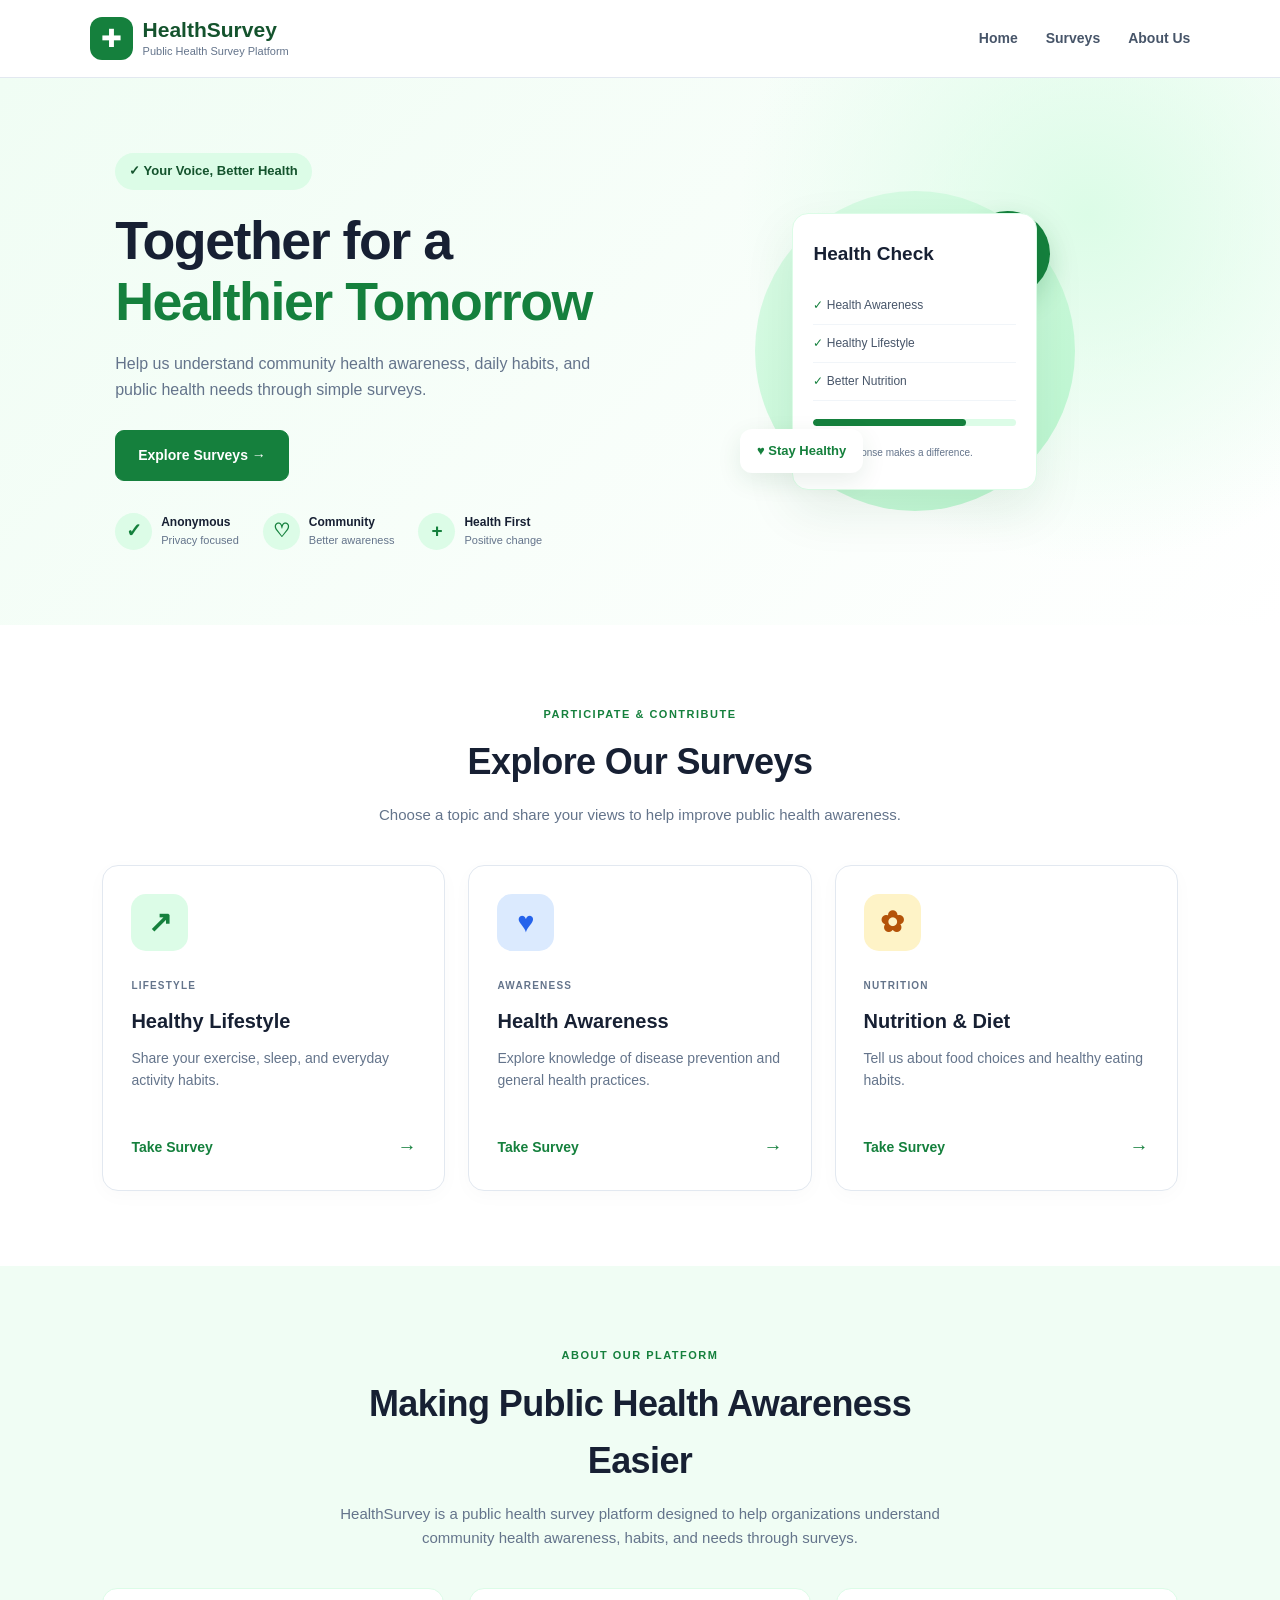
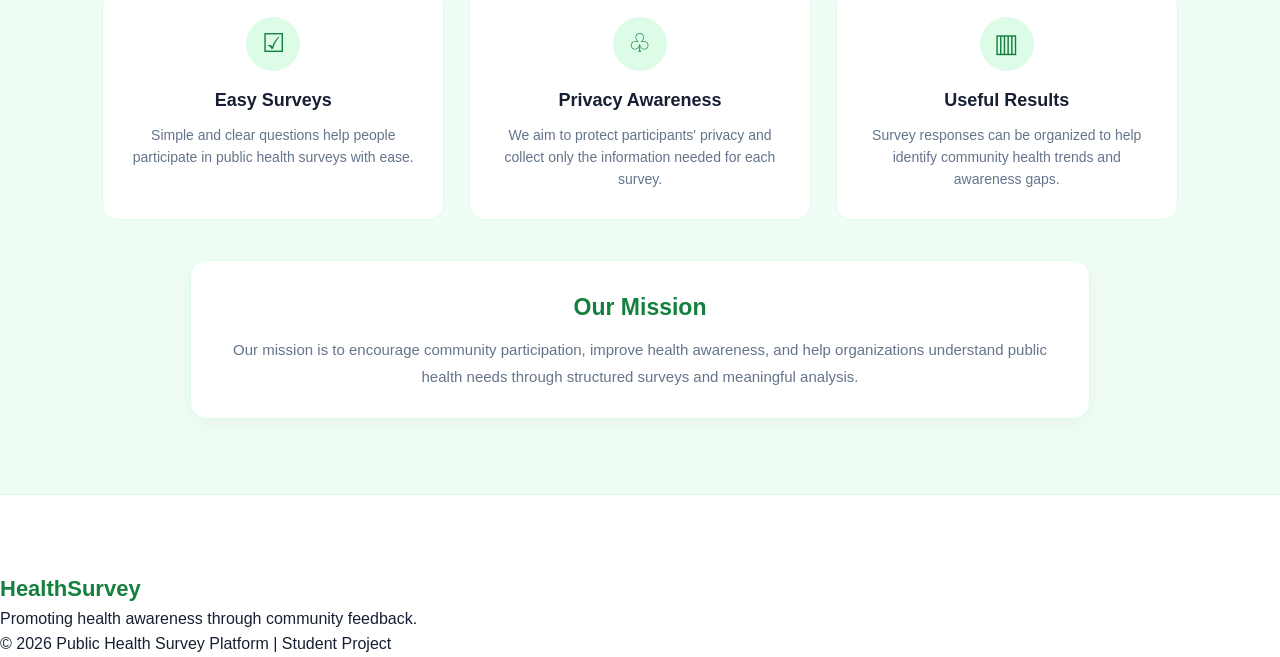
<file: index.html>
<!DOCTYPE html>
<html lang="en">

<head>
    <meta charset="UTF-8">
    <meta name="viewport" content="width=device-width, initial-scale=1.0">
    <title>HealthSurvey | Public Health Platform</title>
    <link rel="icon" type="image/png" href="favicon.png">
    <link rel="stylesheet" href="style.css">
</head>

<body>

    <!-- Navigation -->
    <header class="navbar">
        <a href="#home" class="brand">
            <span class="brand-icon">✚</span>
            <span>
                <strong>HealthSurvey</strong>
                <small>Public Health Survey Platform</small>
            </span>
        </a>

        
<nav class="nav-links">
    <a href="#home">Home</a>
    <a href="#surveys">Surveys</a>
    <a href="#about">About Us</a>
</nav>

    </header>

    <main>
        <!-- Hero Section -->
        <section class="hero" id="home">
            <div class="hero-content">
                <div class="tag">✓ Your Voice, Better Health</div>

                <h1>
                    Together for a
                    <span>Healthier Tomorrow</span>
                </h1>

                <p class="hero-description">
                    Help us understand community health awareness,
                    daily habits, and public health needs through
                    simple surveys.
                </p>

                <div class="hero-actions">
                    <a href="#surveys" class="btn">
                        Explore Surveys →
                    </a>
                </div>

                <div class="trust-points">
                    <div class="trust-item">
                        <span class="trust-icon">✓</span>
                        <div>
                            <strong>Anonymous</strong>
                            <small>Privacy focused</small>
                        </div>
                    </div>

                    <div class="trust-item">
                        <span class="trust-icon">♡</span>
                        <div>
                            <strong>Community</strong>
                            <small>Better awareness</small>
                        </div>
                    </div>

                    <div class="trust-item">
                        <span class="trust-icon">+</span>
                        <div>
                            <strong>Health First</strong>
                            <small>Positive change</small>
                        </div>
                    </div>
                </div>
            </div>

            <div class="hero-visual">
                <div class="visual-circle">
                    <div class="health-symbol">✚</div>
                    <div class="visual-card">
                        <div class="visual-card-title">
                            Health Check
                        </div>
                        <div class="check-row">✓ Health Awareness</div>
                        <div class="check-row">✓ Healthy Lifestyle</div>
                        <div class="check-row">✓ Better Nutrition</div>
                        <div class="progress-bar">
                            <span></span>
                        </div>
                        <small>Every response makes a difference.</small>
                    </div>
                    <div class="floating-badge">♥ Stay Healthy</div>
                </div>
            </div>
        </section>

        <!-- Survey Categories -->
        <section class="section" id="surveys">
            <div class="section-heading">
                <span class="eyebrow">PARTICIPATE & CONTRIBUTE</span>
                <h2>Explore Our Surveys</h2>
                <p>
                    Choose a topic and share your views to help
                    improve public health awareness.
                </p>
            </div>

            <div class="survey-grid">
                <article class="survey-card">
                    <div class="card-icon lifestyle">↗</div>
                    <span class="category-label">LIFESTYLE</span>
                    <h3>Healthy Lifestyle</h3>
                    <p>
                        Share your exercise, sleep, and
                        everyday activity habits.
                    </p>
                    <a href="survey.html?topic=Healthy%20Lifestyle" class="card-link">
                        Take Survey <span>→</span>
                    </a>
                </article>

                <article class="survey-card">
                    <div class="card-icon awareness">♥</div>
                    <span class="category-label">AWARENESS</span>
                    <h3>Health Awareness</h3>
                    <p>
                        Explore knowledge of disease prevention
                        and general health practices.
                    </p>
                    <a href="survey.html?topic=Health%20Awareness" class="card-link">
                        Take Survey <span>→</span>
                    </a>
                </article>

                <article class="survey-card">
                    <div class="card-icon nutrition">✿</div>
                    <span class="category-label">NUTRITION</span>
                    <h3>Nutrition & Diet</h3>
                    <p>
                        Tell us about food choices and
                        healthy eating habits.
                    </p>
                    <a href="survey.html?topic=Nutrition%20%26%20Diet" class="card-link">
                        Take Survey <span>→</span>
                    </a>
                </article>
            </div>
        </section>

        <!-- Features -->
        
<!-- About Us Section with Features -->
<section class="features-section" id="about">

    <div class="section-heading">
        <span class="eyebrow">ABOUT OUR PLATFORM</span>

        <h2>Making Public Health Awareness Easier</h2>

        <p>
            HealthSurvey is a public health survey platform designed
            to help organizations understand community health
            awareness, habits, and needs through surveys.
        </p>
    </div>

    <div class="feature-grid">

        <article class="feature-item">
            <div class="feature-icon">☑</div>
            <h3>Easy Surveys</h3>
            <p>
                Simple and clear questions help people participate
                in public health surveys with ease.
            </p>
        </article>

        <article class="feature-item">
            <div class="feature-icon">♧</div>
            <h3>Privacy Awareness</h3>
            <p>
                We aim to protect participants' privacy and collect
                only the information needed for each survey.
            </p>
        </article>

        <article class="feature-item">
            <div class="feature-icon">▥</div>
            <h3>Useful Results</h3>
            <p>
                Survey responses can be organized to help identify
                community health trends and awareness gaps.
            </p>
        </article>

    </div>

    <div class="about-message">
        <h3>Our Mission</h3>
        <p>
            Our mission is to encourage community participation,
            improve health awareness, and help organizations
            understand public health needs through structured
            surveys and meaningful analysis.
        </p>
    </div>

</section>

    <!-- Footer -->
    <footer class="footer" id="footer"></footer>
        <a href="#home" class="footer-brand">HealthSurvey</a>
        <p>
            Promoting health awareness through community feedback.
        </p>
        <p class="copyright">
            © 2026 Public Health Survey Platform | Student Project
        </p>
    </footer>
    <script src="script.js"></script>
</body>

</html>
</file>
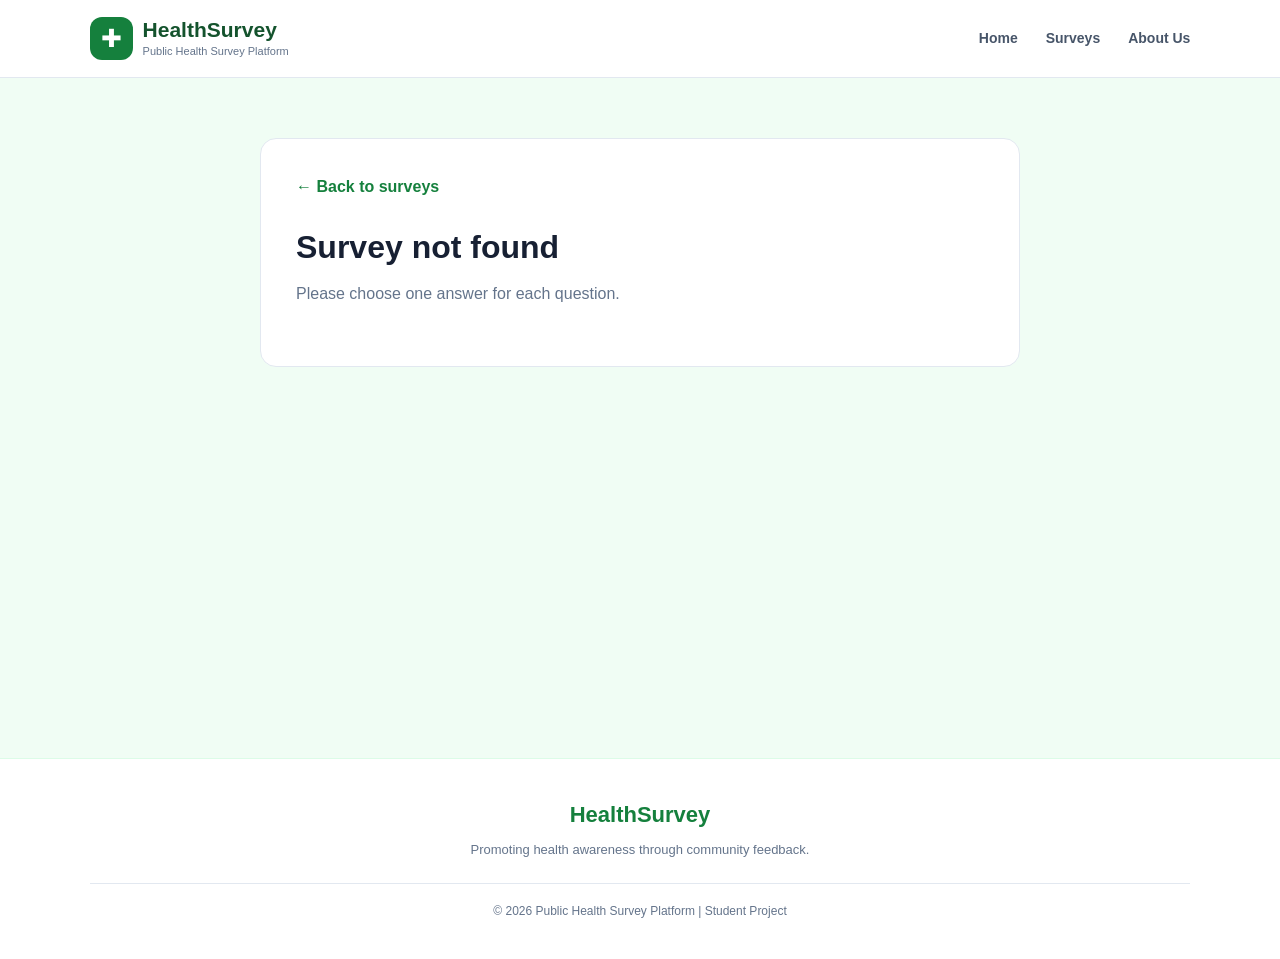
<file: survey.html>
<!DOCTYPE html>
<html lang="en">

<head>
    <meta charset="UTF-8">
    <meta name="viewport" content="width=device-width, initial-scale=1.0">
    <title>Health Survey</title>
    <link rel="icon" type="image/png" href="favicon.png">
    <link rel="stylesheet" href="style.css">
</head>

<body>
    <header class="navbar">
        <a href="index.html#home" class="brand">
            <span class="brand-icon">✚</span>
            <span>
                <strong>HealthSurvey</strong>
                <small>Public Health Survey Platform</small>
            </span>
        </a>
        <nav class="nav-links">
            <a href="index.html#home">Home</a>
            <a href="index.html#surveys">Surveys</a>
            <a href="index.html#about">About Us</a>
        </nav>
    </header>

    <main class="survey-page">
        <section class="survey-form-card">
            <a class="back-link" href="index.html#surveys">← Back to surveys</a>
            <h1 id="surveyTitle">Survey</h1>
            <p class="survey-intro">Please choose one answer for each question.</p>

            <form id="surveyForm">
                <div id="questionList"></div>
                <button class="btn" type="submit">Submit Survey</button>
                <p id="surveyMessage" class="survey-message" aria-live="polite"></p>
            </form>
        </section>
    </main>

    <footer class="footer">
        <a href="index.html#home" class="footer-brand">HealthSurvey</a>
        <p>Promoting health awareness through community feedback.</p>
        <p class="copyright">© 2026 Public Health Survey Platform | Student Project</p>
    </footer>

    <script src="script.js"></script>
</body>

</html>
</file>
<file: style.css>
/* GLOBAL */
* { margin: 0; padding: 0; box-sizing: border-box; }

:root {
    --green: #15803d;
    --dark-green: #14532d;
    --light-green: #dcfce7;
    --pale-green: #f0fdf4;
    --white: #fff;
    --text: #172033;
    --muted: #64748b;
    --border: #e2e8f0;
}

html { scroll-behavior: smooth; }

body {
    font-family: Arial, Helvetica, sans-serif;
    background: var(--white);
    color: var(--text);
    line-height: 1.6;
}

a { text-decoration: none; }
section { scroll-margin-top: 90px; }

/* NAVBAR */
.navbar {
    min-height: 78px;
    padding: 14px 7%;
    display: flex;
    justify-content: space-between;
    align-items: center;
    gap: 25px;
    background: var(--white);
    border-bottom: 1px solid var(--border);
    position: sticky;
    top: 0;
    z-index: 10;
}

.brand {
    display: flex;
    align-items: center;
    gap: 10px;
    color: var(--dark-green);
}

.brand-icon {
    width: 43px;
    height: 43px;
    border-radius: 12px;
    background: var(--green);
    color: white;
    display: grid;
    place-items: center;
    font-size: 25px;
}

.brand strong { display: block; font-size: 21px; line-height: 1.3; }
.brand small { display: block; color: var(--muted); font-size: 11px; }

.nav-links {
    display: flex;
    align-items: center;
    gap: 28px;
}

.nav-links a {
    color: #475569;
    font-size: 14px;
    font-weight: 600;
    transition: color .25s;
}

.nav-links a:hover { color: var(--green); }

/* BUTTONS */
.btn {
    display: inline-block;
    padding: 13px 22px;
    background: var(--green);
    color: var(--white);
    border: 1px solid var(--green);
    border-radius: 9px;
    font-size: 14px;
    font-weight: bold;
    transition: .25s ease;
}

.btn:hover {
    background: var(--dark-green);
    border-color: var(--dark-green);
    transform: translateY(-2px);
}

.btn-outline {
    color: var(--green);
    background: var(--white);
    border-color: #bbf7d0;
}

.btn-outline:hover { color: var(--white); }
.nav-btn { white-space: nowrap; }

/* HERO */
.hero {
    padding: 75px 9%;
    min-height: 490px;
    display: flex;
    align-items: center;
    justify-content: space-between;
    gap: 50px;
    overflow: hidden;
    background: radial-gradient(circle at 85% 25%, #dcfce7 0, transparent 30%),
                linear-gradient(135deg, #f0fdf4, #fff);
}

.hero-content { flex: 1; max-width: 610px; }

.tag {
    display: inline-block;
    background: var(--light-green);
    color: var(--dark-green);
    padding: 8px 14px;
    border-radius: 30px;
    font-size: 13px;
    font-weight: bold;
    margin-bottom: 20px;
}

.hero h1 {
    font-size: clamp(36px, 4.2vw, 57px);
    line-height: 1.13;
    letter-spacing: -1.5px;
    margin-bottom: 20px;
}

.hero h1 span { display: block; color: var(--green); }

.hero-description {
    max-width: 530px;
    color: var(--muted);
    font-size: 16px;
    margin-bottom: 28px;
}

.hero-actions {
    display: flex;
    flex-wrap: wrap;
    gap: 13px;
    margin-bottom: 32px;
}

.trust-points {
    display: flex;
    flex-wrap: wrap;
    gap: 24px;
}

.trust-item {
    display: flex;
    align-items: center;
    gap: 9px;
}

.trust-icon {
    width: 37px;
    height: 37px;
    display: grid;
    place-items: center;
    border-radius: 50%;
    background: var(--light-green);
    color: var(--green);
    font-size: 19px;
    font-weight: bold;
}

.trust-item strong, .trust-item small { display: block; }
.trust-item strong { font-size: 12px; }
.trust-item small { font-size: 11px; color: var(--muted); }

/* HERO ILLUSTRATION */
.hero-visual {
    flex: 1;
    min-width: 280px;
    display: flex;
    justify-content: center;
    align-items: center;
}

.visual-circle {
    width: 320px;
    height: 320px;
    position: relative;
    border-radius: 50%;
    background: linear-gradient(135deg, #dcfce7, #bbf7d0);
    display: grid;
    place-items: center;
}

.health-symbol {
    position: absolute;
    top: 20px;
    right: 25px;
    width: 85px;
    height: 85px;
    display: grid;
    place-items: center;
    border-radius: 50%;
    background: var(--green);
    color: white;
    font-size: 48px;
    box-shadow: 0 10px 25px #15803d30;
}

.visual-card {
    position: relative;
    width: 245px;
    padding: 25px 20px;
    background: white;
    border: 1px solid #dcfce7;
    border-radius: 16px;
    box-shadow: 0 20px 50px #14532d18;
}

.visual-card-title { font-size: 19px; font-weight: bold; margin-bottom: 17px; }

.check-row {
    padding: 9px 0;
    border-bottom: 1px solid #f1f5f9;
    font-size: 12px;
    color: #475569;
}

.check-row::first-letter { color: var(--green); }

.progress-bar {
    height: 7px;
    background: #dcfce7;
    border-radius: 10px;
    margin: 18px 0 12px;
    overflow: hidden;
}

.progress-bar span {
    display: block;
    width: 75%;
    height: 100%;
    background: var(--green);
    border-radius: 10px;
}

.visual-card small { color: var(--muted); font-size: 10px; }

.floating-badge {
    position: absolute;
    left: -15px;
    bottom: 38px;
    background: white;
    color: var(--green);
    padding: 12px 17px;
    border-radius: 12px;
    box-shadow: 0 8px 25px #14532d18;
    font-size: 13px;
    font-weight: bold;
}

/* COMMON SECTIONS */
.section, .features-section { padding: 75px 8%; }

.section-heading {
    text-align: center;
    max-width: 650px;
    margin: 0 auto 38px;
}

.eyebrow {
    color: var(--green);
    font-size: 11px;
    font-weight: bold;
    letter-spacing: 1.5px;
}

.section-heading h2 {
    margin: 8px 0 12px;
    font-size: clamp(26px, 3vw, 36px);
    letter-spacing: -.6px;
}

.section-heading p { color: var(--muted); font-size: 15px; }

/* SURVEY CARDS */
.survey-grid, .feature-grid {
    display: grid;
    grid-template-columns: repeat(3, minmax(0, 1fr));
    gap: 23px;
    max-width: 1150px;
    margin: auto;
}

.survey-card {
    padding: 28px;
    border: 1px solid var(--border);
    border-radius: 16px;
    background: white;
    box-shadow: 0 5px 20px #0f172a06;
    transition: transform .3s, box-shadow .3s;
}

.survey-card:hover {
    transform: translateY(-6px);
    box-shadow: 0 15px 35px #0f172a10;
    border-color: #bbf7d0;
}

.card-icon {
    width: 57px;
    height: 57px;
    display: grid;
    place-items: center;
    border-radius: 15px;
    font-size: 29px;
    font-weight: bold;
    margin-bottom: 20px;
}

.lifestyle { background: #dcfce7; color: #15803d; }
.awareness { background: #dbeafe; color: #2563eb; }
.nutrition { background: #fef3c7; color: #b45309; }

.category-label {
    color: var(--muted);
    font-size: 10px;
    font-weight: bold;
    letter-spacing: 1.2px;
}

.survey-card h3 { margin: 8px 0 10px; font-size: 20px; }

.survey-card p {
    color: var(--muted);
    font-size: 14px;
    min-height: 67px;
}

.card-link {
    display: flex;
    justify-content: space-between;
    align-items: center;
    color: var(--green);
    font-size: 14px;
    font-weight: bold;
    margin-top: 18px;
}

.card-link span { font-size: 19px; transition: transform .2s; }
.card-link:hover span { transform: translateX(5px); }

/* FEATURES */
.features-section { background: var(--pale-green); }

.feature-grid { max-width: 1100px; gap: 25px; }

.feature-item {
    text-align: center;
    padding: 28px 23px;
    background: white;
    border: 1px solid #dcfce7;
    border-radius: 15px;
}

.feature-icon {
    width: 54px;
    height: 54px;
    margin: 0 auto 15px;
    display: grid;
    place-items: center;
    border-radius: 50%;
    background: var(--light-green);
    color: var(--green);
    font-size: 26px;
}

.feature-item h3 { font-size: 18px; margin-bottom: 9px; }
.feature-item p { color: var(--muted); font-size: 14px; }

/* PRIVACY */
.privacy-box {
    display: flex;
    align-items: center;
    gap: 20px;
    padding: 28px;
    background: var(--pale-green);
    border: 1px solid #bbf7d0;
    border-radius: 16px;
}

.privacy-icon {
    width: 50px;
    height: 50px;
    flex-shrink: 0;
    display: grid;
    place-items: center;
    background: var(--green);
    color: white;
    border-radius: 50%;
    font-size: 24px;
}

.privacy-box div:nth-child(2) { flex: 1; }
.privacy-box h3 { margin-bottom: 5px; }
.privacy-box p { color: var(--muted); font-size: 14px; }

/* FOOTER */
.footer {
    padding: 38px 7%;
    background: white;
    text-align: center;
    color: var(--green);
    border-top: 1px solid #dcfce7;
}

.footer-brand { color: var(--green); font-size: 22px; font-weight: bold; }
.footer p { margin-top: 8px; font-size: 13px; color: var(--muted); }

.footer .copyright {
    margin-top: 22px;
    padding-top: 18px;
    border-top: 1px solid var(--border);
    font-size: 12px;
}

/* ABOUT */
.about-message {
    max-width: 900px;
    margin: 40px auto 0;
    padding: 28px;
    text-align: center;
    background: white;
    border: 1px solid #dcfce7;
    border-radius: 16px;
    box-shadow: 0 5px 20px rgba(15,23,42,.04);
}

.about-message h3 { color: var(--green); font-size: 23px; margin-bottom: 10px; }
.about-message p { color: var(--muted); font-size: 15px; line-height: 1.8; }

/* SURVEY PAGE */
.survey-page {
    min-height: calc(100vh - 220px);
    padding: 60px 7%;
    background: var(--pale-green);
}

.survey-form-card {
    max-width: 760px;
    margin: auto;
    padding: 35px;
    background: var(--white);
    border: 1px solid var(--border);
    border-radius: 16px;
}

.back-link { color: var(--green); font-weight: bold; }
.survey-form-card h1 { margin-top: 22px; font-size: 32px; }

.survey-intro { margin: 8px 0 25px; color: var(--muted); }

.survey-question {
    margin: 0 0 20px;
    padding: 18px;
    border: 1px solid var(--border);
    border-radius: 10px;
}

.survey-question legend { padding: 0 5px; font-weight: bold; }

.survey-option {
    display: block;
    margin-top: 12px;
    color: #475569;
}

.survey-option input { margin-right: 7px; accent-color: var(--green); }

.survey-message { margin-top: 16px; color: var(--dark-green); font-weight: bold; }

a:focus-visible { outline: 3px solid #86efac; outline-offset: 4px; }

/* TABLET */
@media (max-width: 950px) {
    .navbar { padding: 15px 4%; flex-wrap: wrap; }
    .nav-links { gap: 16px; }
    .hero { padding: 60px 6%; gap: 25px; }

    .survey-grid, .feature-grid {
        grid-template-columns: repeat(2, minmax(0, 1fr));
    }

    .hero-visual { min-width: 250px; }
    .visual-circle { width: 270px; height: 270px; }
}

/* MOBILE */
@media (max-width: 650px) {
    .navbar {
        justify-content: center;
        flex-direction: column;
        gap: 15px;
    }

    .nav-links { justify-content: center; flex-wrap: wrap; gap: 12px 20px; }
    .nav-btn { display: none; }

    .hero {
        flex-direction: column;
        text-align: center;
        padding: 48px 6%;
    }

    .hero h1 { font-size: 38px; letter-spacing: -1px; }

    .hero-actions, .trust-points { justify-content: center; }

    .hero-visual { min-width: 0; margin-top: 20px; }
    .visual-circle { width: 270px; height: 270px; }
    .floating-badge { left: -5px; }

    .section, .features-section { padding: 52px 6%; }
    .survey-grid, .feature-grid { grid-template-columns: 1fr; }
    .survey-card p { min-height: auto; }

    .privacy-box { flex-direction: column; align-items: flex-start; }
    .privacy-box .btn { align-self: flex-start; }

    .survey-page { padding: 35px 5%; }
    .survey-form-card { padding: 24px 18px; }
    .survey-form-card h1 { font-size: 27px; }
}
</file>
